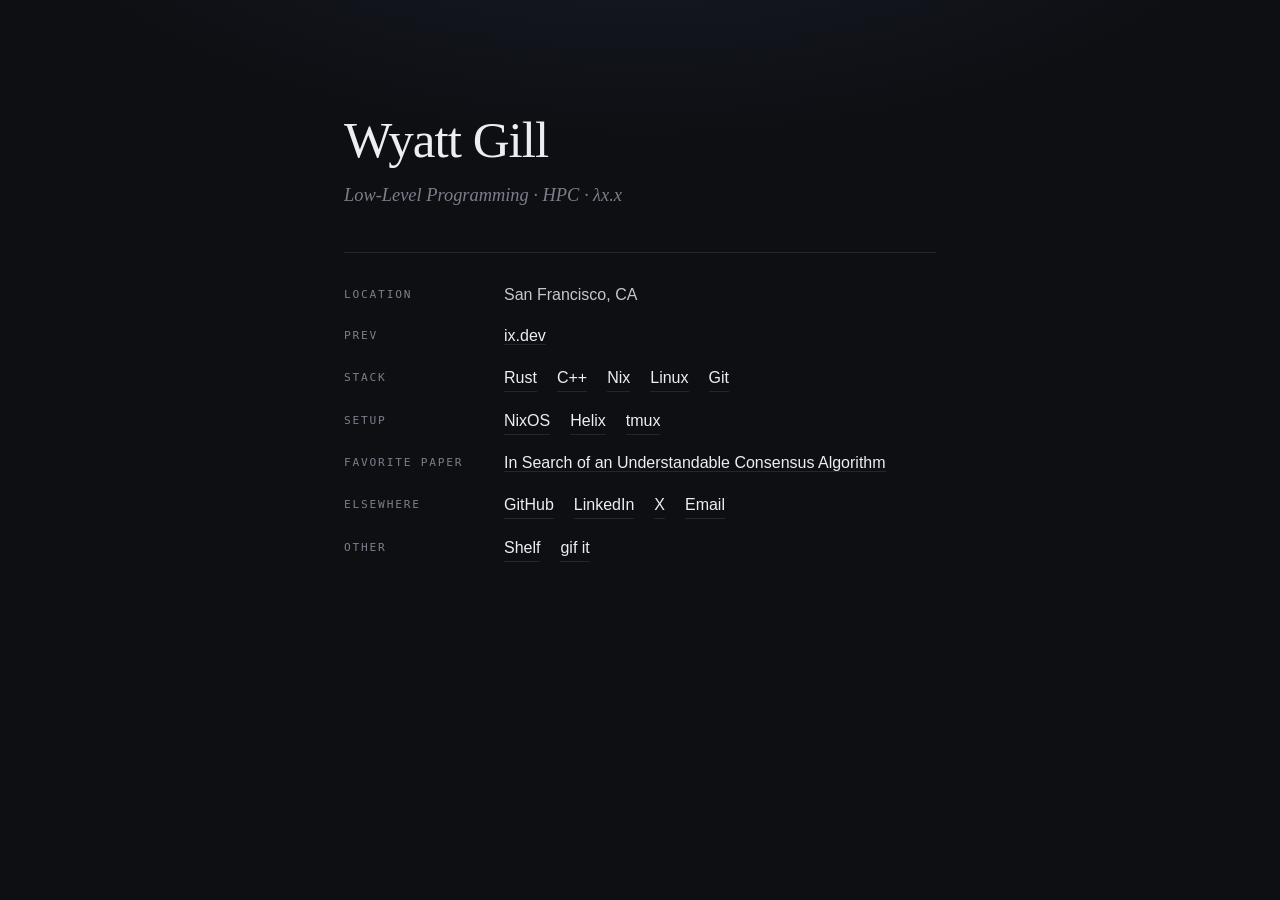
<file: index.html>
<!DOCTYPE html>
<html lang="en">
<head>
  <meta charset="UTF-8" />
  <meta name="viewport" content="width=device-width, initial-scale=1" />
  <title>Wyatt Gill</title>
  <link rel="stylesheet" href="style.css" />
</head>
<body class="home">
  <h1>Wyatt Gill</h1>
  <blockquote>Low-Level Programming &middot; HPC &middot; &lambda;x.x</blockquote>

  <dl class="index">
    <dt>Location</dt>
    <dd>San Francisco, CA</dd>

    <dt>Prev</dt>
    <dd><a href="https://ix.dev">ix.dev</a></dd>

    <dt>Stack</dt>
    <dd class="inline"><a href="https://github.com/rust-lang/rust">Rust</a><a href="https://github.com/llvm/llvm-project">C++</a><a href="https://github.com/NixOS/nix">Nix</a><a href="https://github.com/torvalds/linux">Linux</a><a href="https://github.com/git/git">Git</a></dd>

    <dt>Setup</dt>
    <dd class="inline"><a href="https://github.com/wyattgill9/nix-config">NixOS</a><a href="https://github.com/helix-editor/helix">Helix</a><a href="https://github.com/tmux/tmux">tmux</a></dd>

    <dt>Favorite Paper</dt>
    <dd><a href="https://raft.github.io/raft.pdf">In Search of an Understandable Consensus Algorithm</a></dd>

    <dt>Elsewhere</dt>
    <dd class="inline"><a href="https://github.com/wyattgill9">GitHub</a><a href="https://www.linkedin.com/in/wyatt-gill-17380b323/">LinkedIn</a><a href="https://x.com/WyattGill_">X</a><a href="mailto:wyattgill01@outlook.com">Email</a></dd>

    <dt>Other</dt>
    <dd class="inline"><a href="shelf.html">Shelf</a><a href="https://wyattgill.com/discord_gif_website/">gif it</a></dd>
  </dl>
</body>
</html>
</file>
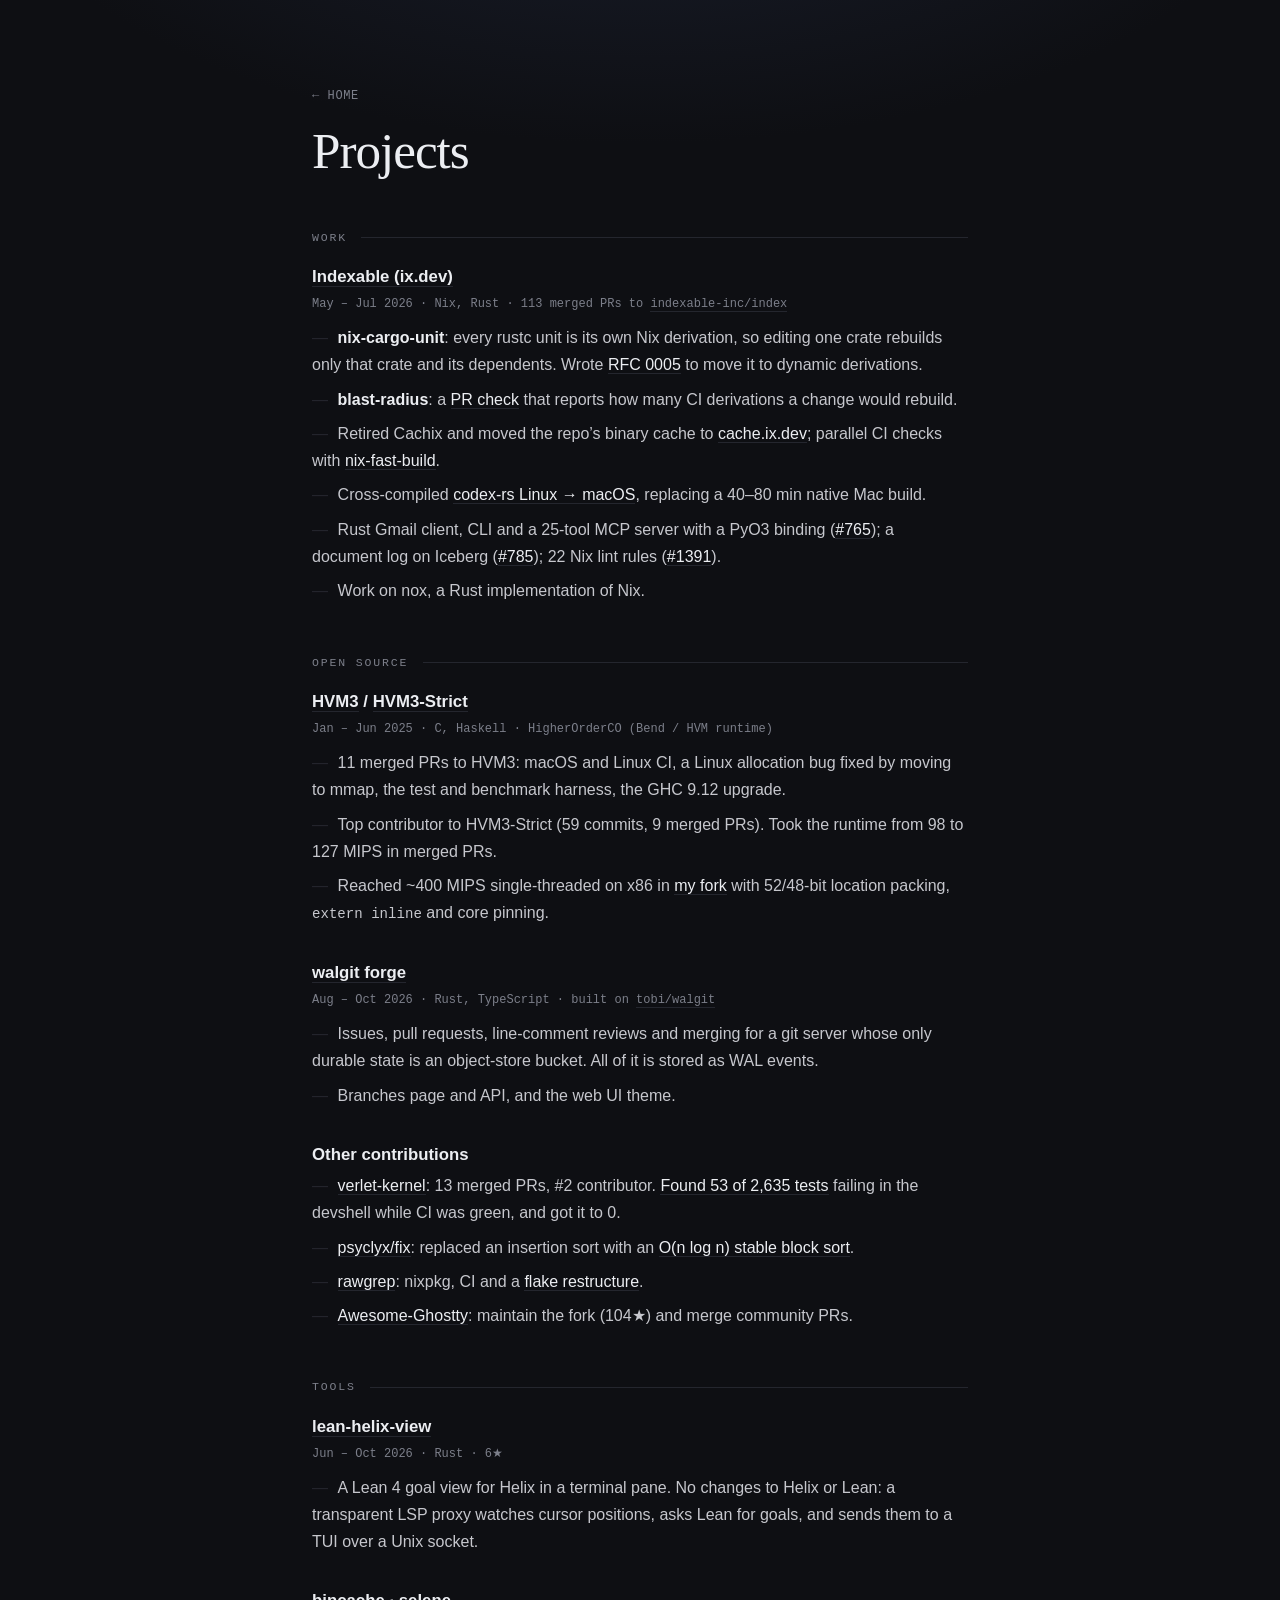
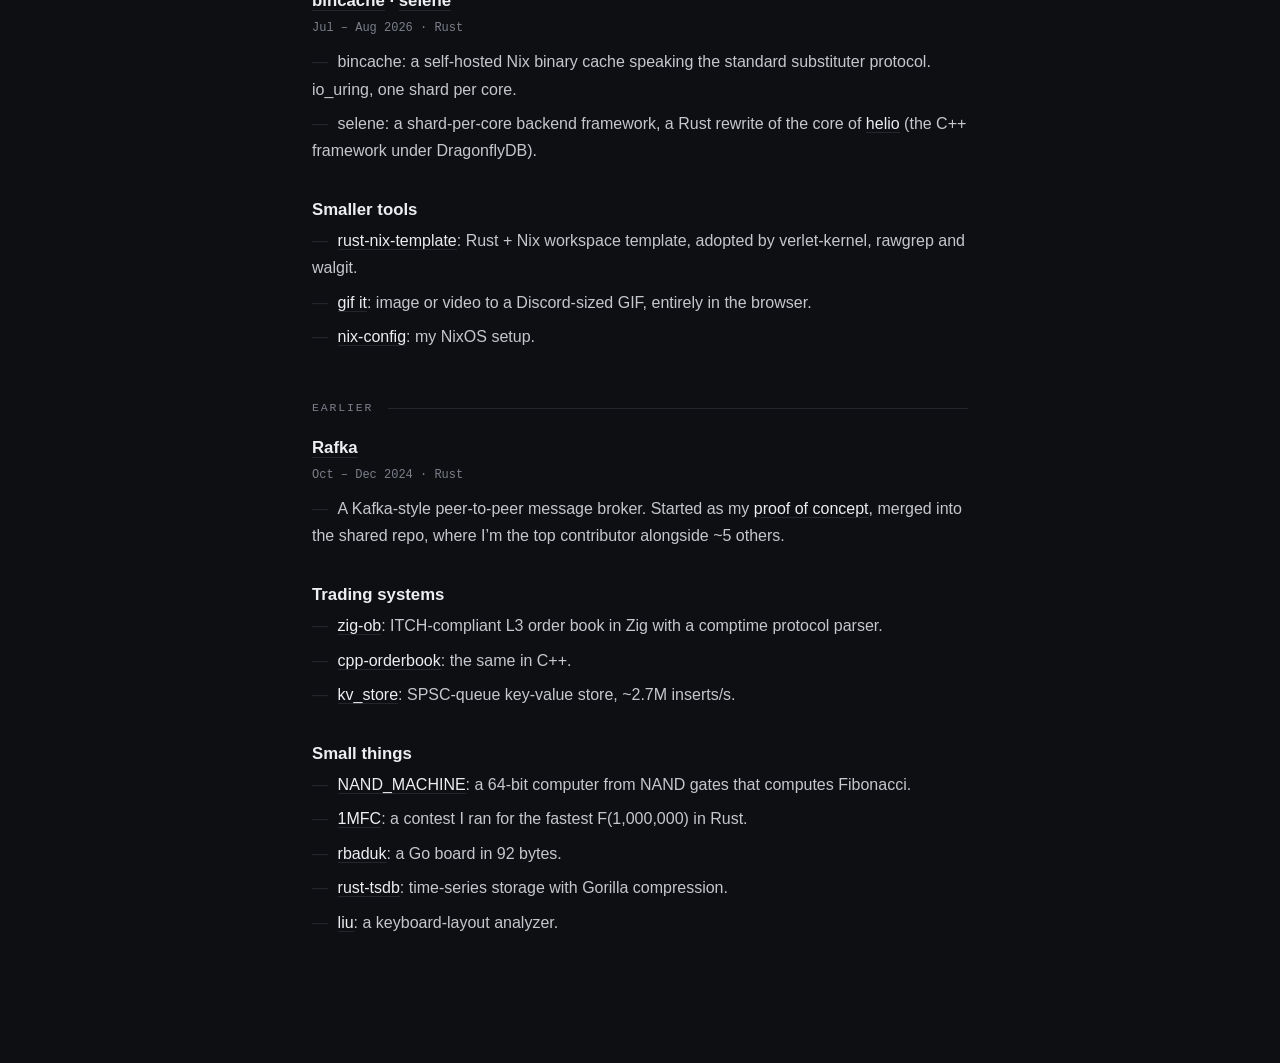
<file: projects.html>
<!DOCTYPE html>
<html lang="en">
<head>
  <meta charset="UTF-8" />
  <meta name="viewport" content="width=device-width, initial-scale=1" />
  <meta name="robots" content="noindex" />
  <title>Projects &mdash; Wyatt Gill</title>
  <link rel="stylesheet" href="style.css" />
</head>
<body>
  <p><a class="back" href="./">&larr; HOME</a></p>
  <h1>Projects</h1>

  <div id="projects">

    <h3>Work</h3>

    <article class="proj">
      <h2><a href="https://ix.dev">Indexable (ix.dev)</a></h2>
      <p class="meta">May &ndash; Jul 2026 &middot; Nix, Rust &middot; 113 merged PRs to <a href="https://github.com/indexable-inc/index-bak">indexable-inc/index</a></p>
      <ul>
        <li><strong>nix-cargo-unit</strong>: every rustc unit is its own Nix derivation, so editing one crate rebuilds only that crate and its dependents. Wrote <a href="https://github.com/indexable-inc/index-bak/pull/688">RFC 0005</a> to move it to dynamic derivations.</li>
        <li><strong>blast-radius</strong>: a <a href="https://github.com/indexable-inc/index-bak/pull/575">PR check</a> that reports how many CI derivations a change would rebuild.</li>
        <li>Retired Cachix and moved the repo&rsquo;s binary cache to <a href="https://github.com/indexable-inc/index-bak/pull/1578">cache.ix.dev</a>; parallel CI checks with <a href="https://github.com/indexable-inc/index-bak/pull/293">nix-fast-build</a>.</li>
        <li>Cross-compiled <a href="https://github.com/indexable-inc/index-bak/pull/2690">codex-rs Linux &rarr; macOS</a>, replacing a 40&ndash;80 min native Mac build.</li>
        <li>Rust Gmail client, CLI and a 25-tool MCP server with a PyO3 binding (<a href="https://github.com/indexable-inc/index-bak/pull/765">#765</a>); a document log on Iceberg (<a href="https://github.com/indexable-inc/index-bak/pull/785">#785</a>); 22 Nix lint rules (<a href="https://github.com/indexable-inc/index-bak/pull/1391">#1391</a>).</li>
        <li>Work on nox, a Rust implementation of Nix.</li>
      </ul>
    </article>

    <h3>Open source</h3>

    <article class="proj">
      <h2><a href="https://github.com/HigherOrderCO/HVM3">HVM3</a> / <a href="https://github.com/HigherOrderCO-archive/HVM3-Strict">HVM3-Strict</a></h2>
      <p class="meta">Jan &ndash; Jun 2025 &middot; C, Haskell &middot; HigherOrderCO (Bend / HVM runtime)</p>
      <ul>
        <li>11 merged PRs to HVM3: macOS and Linux CI, a Linux allocation bug fixed by moving to mmap, the test and benchmark harness, the GHC 9.12 upgrade.</li>
        <li>Top contributor to HVM3-Strict (59 commits, 9 merged PRs). Took the runtime from 98 to 127 MIPS in merged PRs.</li>
        <li>Reached ~400 MIPS single-threaded on x86 in <a href="https://github.com/wyattgill9/HVM3-Strict">my fork</a> with 52/48-bit location packing, <code>extern inline</code> and core pinning.</li>
      </ul>
    </article>

    <article class="proj">
      <h2><a href="https://github.com/wyattgill9/walgit2">walgit forge</a></h2>
      <p class="meta">Aug &ndash; Oct 2026 &middot; Rust, TypeScript &middot; built on <a href="https://github.com/tobi/walgit">tobi/walgit</a></p>
      <ul>
        <li>Issues, pull requests, line-comment reviews and merging for a git server whose only durable state is an object-store bucket. All of it is stored as WAL events.</li>
        <li>Branches page and API, and the web UI theme.</li>
      </ul>
    </article>

    <article class="proj">
      <h2>Other contributions</h2>
      <ul>
        <li><a href="https://github.com/emotionscientific/verlet-kernel">verlet-kernel</a>: 13 merged PRs, #2 contributor. <a href="https://github.com/emotionscientific/verlet-kernel/pull/176">Found 53 of 2,635 tests</a> failing in the devshell while CI was green, and got it to 0.</li>
        <li><a href="https://github.com/psyclyx/fix">psyclyx/fix</a>: replaced an insertion sort with an <a href="https://github.com/psyclyx/fix/pull/22">O(n log n) stable block sort</a>.</li>
        <li><a href="https://github.com/rakivo/rawgrep">rawgrep</a>: nixpkg, CI and a <a href="https://github.com/rakivo/rawgrep/pull/33">flake restructure</a>.</li>
        <li><a href="https://github.com/wyattgill9/Awesome-Ghostty">Awesome-Ghostty</a>: maintain the fork (104&#9733;) and merge community PRs.</li>
      </ul>
    </article>

    <h3>Tools</h3>

    <article class="proj">
      <h2><a href="https://github.com/wyattgill9/lean-helix-view">lean-helix-view</a></h2>
      <p class="meta">Jun &ndash; Oct 2026 &middot; Rust &middot; 6&#9733;</p>
      <ul>
        <li>A Lean 4 goal view for Helix in a terminal pane. No changes to Helix or Lean: a transparent LSP proxy watches cursor positions, asks Lean for goals, and sends them to a TUI over a Unix socket.</li>
      </ul>
    </article>

    <article class="proj">
      <h2><a href="https://github.com/wyattgill9/bincache">bincache</a> &middot; <a href="https://github.com/wyattgill9/selene">selene</a></h2>
      <p class="meta">Jul &ndash; Aug 2026 &middot; Rust</p>
      <ul>
        <li>bincache: a self-hosted Nix binary cache speaking the standard substituter protocol. io_uring, one shard per core.</li>
        <li>selene: a shard-per-core backend framework, a Rust rewrite of the core of <a href="https://github.com/romange/helio">helio</a> (the C++ framework under DragonflyDB).</li>
      </ul>
    </article>

    <article class="proj">
      <h2>Smaller tools</h2>
      <ul>
        <li><a href="https://github.com/wyattgill9/rust-nix-template">rust-nix-template</a>: Rust + Nix workspace template, adopted by verlet-kernel, rawgrep and walgit.</li>
        <li><a href="https://wyattgill.com/discord_gif_website/">gif it</a>: image or video to a Discord-sized GIF, entirely in the browser.</li>
        <li><a href="https://github.com/wyattgill9/nix-config">nix-config</a>: my NixOS setup.</li>
      </ul>
    </article>

    <h3>Earlier</h3>

    <article class="proj">
      <h2><a href="https://github.com/LYZJU2019/rafka">Rafka</a></h2>
      <p class="meta">Oct &ndash; Dec 2024 &middot; Rust</p>
      <ul>
        <li>A Kafka-style peer-to-peer message broker. Started as my <a href="https://github.com/wyattgill9/rafka_PoC">proof of concept</a>, merged into the shared repo, where I&rsquo;m the top contributor alongside ~5 others.</li>
      </ul>
    </article>

    <article class="proj">
      <h2>Trading systems</h2>
      <ul>
        <li><a href="https://github.com/wyattgill9/zig-ob">zig-ob</a>: ITCH-compliant L3 order book in Zig with a comptime protocol parser.</li>
        <li><a href="https://github.com/wyattgill9/cpp-orderbook">cpp-orderbook</a>: the same in C++.</li>
        <li><a href="https://github.com/wyattgill9/kv_store">kv_store</a>: SPSC-queue key-value store, ~2.7M inserts/s.</li>
      </ul>
    </article>

    <article class="proj">
      <h2>Small things</h2>
      <ul>
        <li><a href="https://github.com/wyattgill9/NAND_MACHINE">NAND_MACHINE</a>: a 64-bit computer from NAND gates that computes Fibonacci.</li>
        <li><a href="https://github.com/wyattgill9/1MFC">1MFC</a>: a contest I ran for the fastest F(1,000,000) in Rust.</li>
        <li><a href="https://github.com/wyattgill9/rbaduk">rbaduk</a>: a Go board in 92 bytes.</li>
        <li><a href="https://github.com/wyattgill9/rust-tsdb">rust-tsdb</a>: time-series storage with Gorilla compression.</li>
        <li><a href="https://github.com/wyattgill9/liu">liu</a>: a keyboard-layout analyzer.</li>
      </ul>
    </article>
  </div>

</body>
</html>
</file>
<file: style.css>
:root {
  --bg: #0e0f13;
  --text: #c6c7cd;
  --bright: #eceef2;
  --muted: #7c7f8a;
  --rule: #24262e;
  --accent: #7aa2f7;

  --serif: "Iowan Old Style", "Palatino Linotype", Palatino, "Source Serif 4", Georgia, serif;
  --sans: -apple-system, BlinkMacSystemFont, "Segoe UI", Inter, Roboto, "Helvetica Neue", Arial, sans-serif;
  --mono: ui-monospace, "SF Mono", "JetBrains Mono", Menlo, Consolas, monospace;
}

* { box-sizing: border-box; }

body {
  font-family: var(--sans);
  font-size: 16px;
  line-height: 1.7;
  max-width: 44rem;
  margin: 0 auto;
  padding: 5rem 1.5rem 6rem;
  background: var(--bg);
  color: var(--text);
  background-image: radial-gradient(60rem 30rem at 50% -12rem, #1a1f2e 0%, transparent 70%);
  background-repeat: no-repeat;
  -webkit-font-smoothing: antialiased;
  animation: fade .5s ease both;
}

@keyframes fade { from { opacity: 0; transform: translateY(6px); } }

::selection { background: var(--accent); color: #0e0f13; }

h1 {
  font-family: var(--serif);
  font-size: clamp(2.2rem, 7vw, 3.2rem);
  font-weight: 500;
  letter-spacing: -0.02em;
  line-height: 1.1;
  color: var(--bright);
  margin: 0 0 .75rem;
}

/* section labels: small mono caps with a hairline running to the right edge */
h3, #content summary {
  display: flex;
  align-items: center;
  gap: .9rem;
  font-family: var(--mono);
  font-size: .72rem;
  font-weight: 500;
  text-transform: uppercase;
  letter-spacing: .16em;
  color: var(--muted);
  margin: 3rem 0 1rem;
}
h3::after, #content summary::after {
  content: "";
  flex: 1;
  height: 1px;
  background: var(--rule);
}

/* shelf sections collapse: label, count, hairline, [-] / [+] */
#content summary { cursor: pointer; list-style: none; user-select: none; }
#content summary::-webkit-details-marker { display: none; }
#content summary .n { opacity: .5; letter-spacing: .05em; }
#content summary::before { content: "[\2212]"; order: 1; letter-spacing: .05em; transition: color .15s; }
#content details:not([open]) > summary::before { content: "[+]"; }
#content details:not([open]) > summary { margin-bottom: 0; }
#content summary:hover { color: var(--accent); }
#content summary:focus-visible { outline: none; color: var(--bright); }

p { margin: 0 0 1rem; }

blockquote {
  font-family: var(--serif);
  font-size: 1.15rem;
  font-style: italic;
  color: var(--muted);
  margin: 0 0 2.5rem;
  padding: 0;
  border: 0;
}

a {
  color: var(--bright);
  text-decoration: none;
  border-bottom: 1px solid var(--rule);
  transition: color .15s, border-color .15s;
}
a:hover { color: var(--accent); border-bottom-color: var(--accent); }

ul { list-style: none; margin: 0; padding: 0; }
li { margin-bottom: .45rem; }
li::before {
  content: "—";
  color: var(--rule);
  margin-right: .6rem;
}

strong { color: var(--bright); font-weight: 600; }
em { color: var(--muted); font-style: normal; }

.back {
  font-family: var(--mono);
  font-size: .75rem;
  letter-spacing: .05em;
  border: 0;
  color: var(--muted);
}
.back:hover { border: 0; }

/* trailing reading-list links */
.lists {
  display: flex;
  flex-wrap: wrap;
  gap: 1.25rem;
  margin-top: 3rem;
  padding-top: 1.5rem;
  border-top: 1px solid var(--rule);
}
.lists a::after { content: " \2192"; }

/* shelf page: backlog left, favorites/currently rail right */
body.wide { max-width: 68rem; }
.cols {
  display: grid;
  grid-template-columns: minmax(0, 1fr) minmax(13rem, 17rem);
  gap: 3rem;
  align-items: start;
}
.cols #content { grid-column: 1; grid-row: 1; }
.cols aside {
  grid-column: 2;
  grid-row: 1;
  position: sticky;
  top: 3rem;
  /* ponytail: rail outgrows short viewports; scroll it rather than stranding the last entry */
  max-height: calc(100vh - 4rem);
  overflow-y: auto;
  border-left: 1px solid var(--rule);
  padding-left: 2rem;
}

/* rail labels are too narrow for the hairline the page headings get */
aside h3::after { display: none; }
aside h3 { margin-top: 1.5rem; }
aside h3:first-child { margin-top: 0; }

.fav { margin: 0; }
.fav dt {
  font-family: var(--mono);
  font-size: .65rem;
  text-transform: uppercase;
  letter-spacing: .14em;
  color: var(--muted);
  margin-top: .7rem;
}
.fav dt:first-child { margin-top: 0; }
/* profile link beside a favorites label */
.fav dt .ext { margin-left: .4rem; color: var(--accent); border: 0; text-transform: none; letter-spacing: .02em; }
.fav dt .ext:hover { color: var(--bright); }
.fav dd { margin: 0; font-size: .9rem; line-height: 1.55; }

/* li::before "—" is global; the ranked list wants real numbers */
aside ol { list-style: decimal; margin: 0; padding-left: 1.3rem; }
aside ol li::before { content: none; }
aside ol li { margin-bottom: .1rem; }

@media (max-width: 50rem) {
  body.wide { max-width: 44rem; }
  .cols { grid-template-columns: 1fr; gap: 2rem; }
  .cols #content, .cols aside { grid-column: 1; grid-row: auto; }
  .cols aside {
    position: static;
    border-left: 0;
    padding-left: 0;
    border-bottom: 1px solid var(--rule);
    padding-bottom: 1.25rem;
  }
}

/* home: label / value index instead of stacked sections */
body.home { max-width: 40rem; padding-top: 7rem; }
.index {
  display: grid;
  grid-template-columns: 8.5rem 1fr;
  gap: .9rem 1.5rem;
  margin: 0;
  padding-top: 1.75rem;
  border-top: 1px solid var(--rule);
}
.index dt {
  font-family: var(--mono);
  font-size: .7rem;
  text-transform: uppercase;
  letter-spacing: .16em;
  color: var(--muted);
  line-height: 2.45; /* baseline-align with the 1rem value text */
}
.index dd { margin: 0; }
.inline { display: flex; flex-wrap: wrap; gap: 0 1.25rem; }

@media (max-width: 32rem) {
  body.home { padding-top: 4rem; }
  .index { grid-template-columns: 1fr; gap: .1rem; }
  .index dd + dt { margin-top: .9rem; }
}

/* projects page */
.proj { margin-bottom: 2rem; }
.proj h2 { font-size: 1.05rem; font-weight: 600; color: var(--bright); margin: 0 0 .15rem; }
.meta { font-family: var(--mono); font-size: .75rem; color: var(--muted); margin: 0 0 .6rem; }
.meta a { color: var(--muted); }
code { font-family: var(--mono); font-size: .88em; }
</file>
